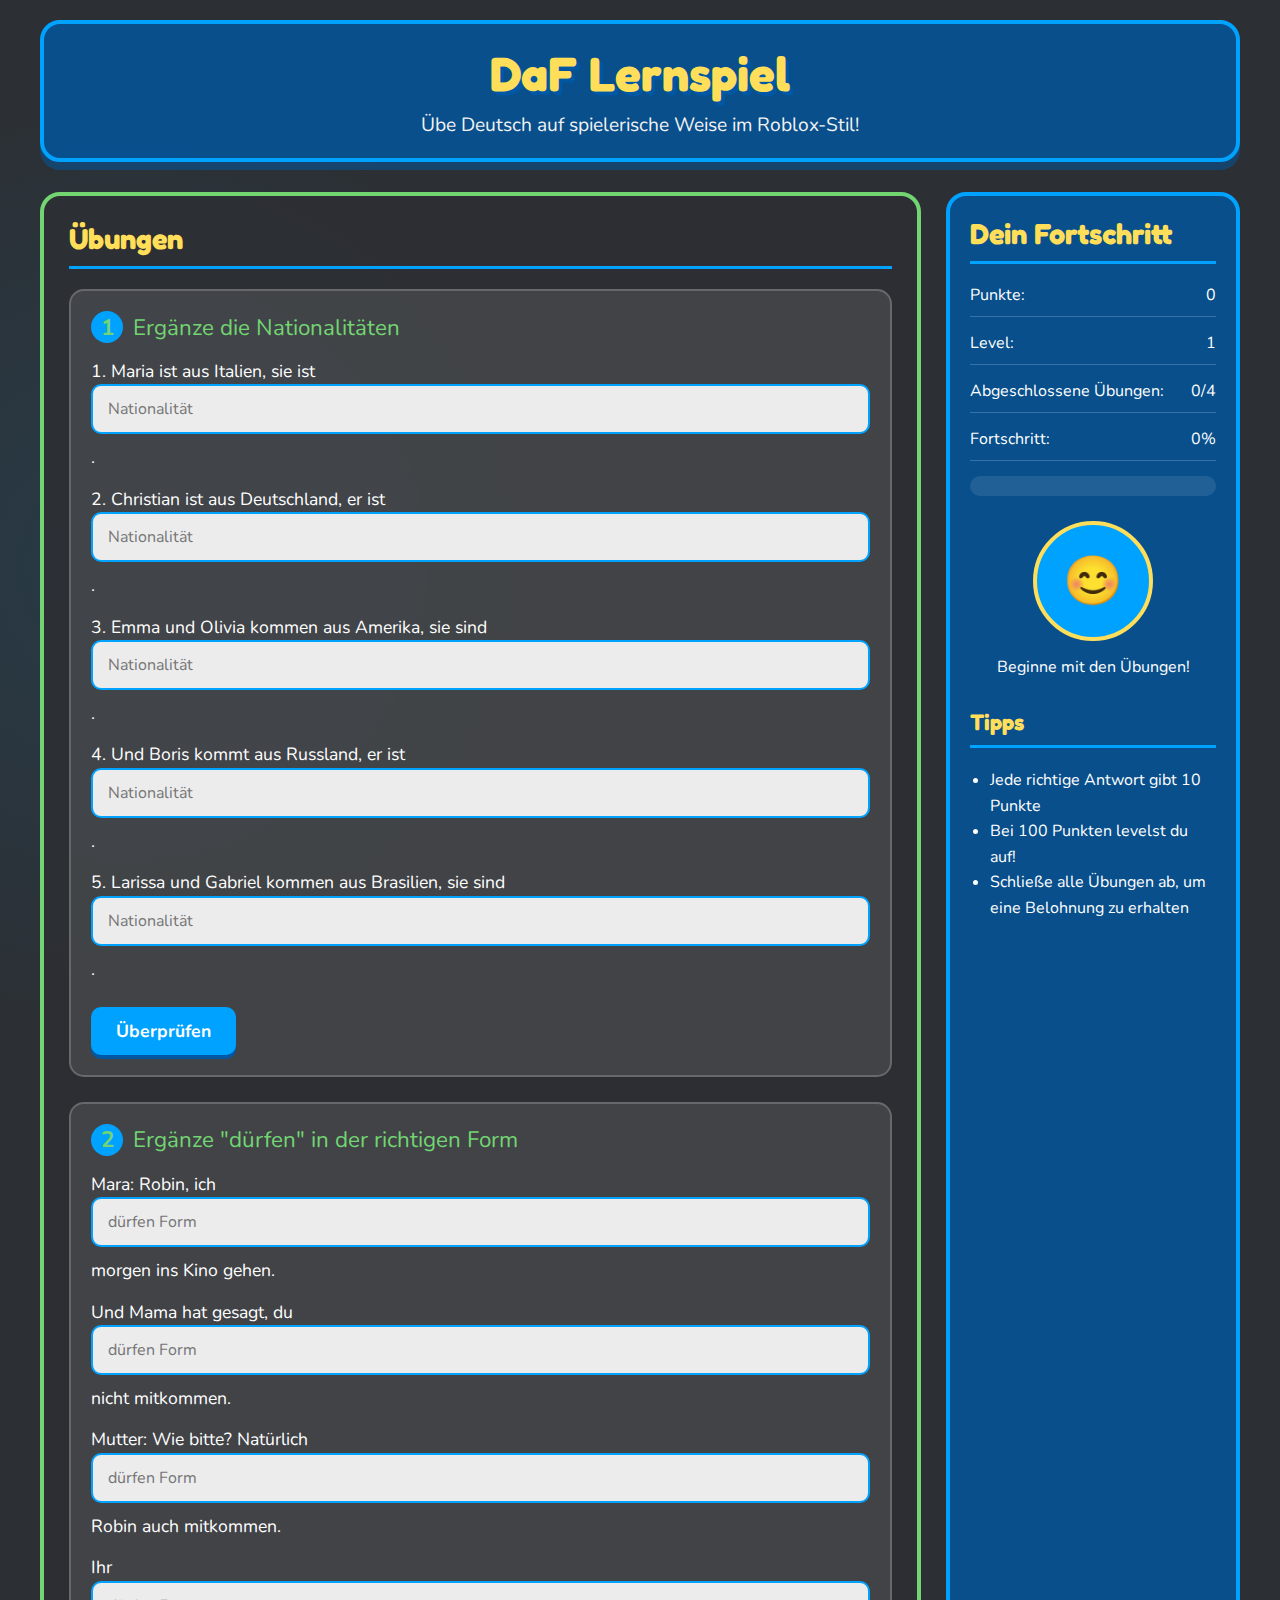
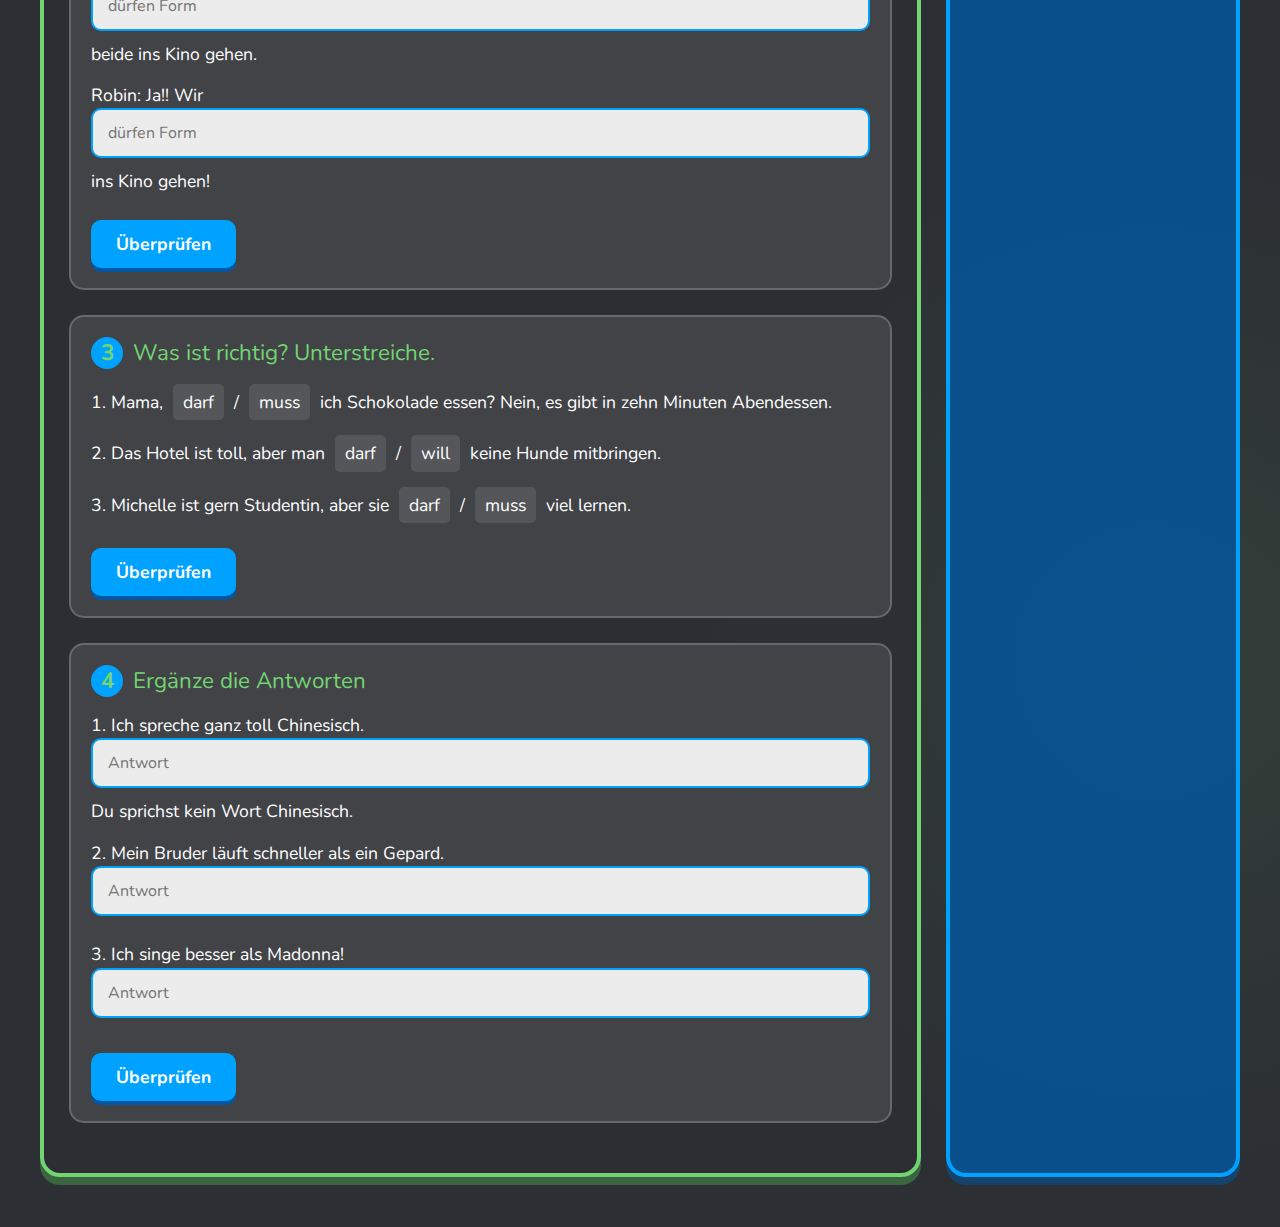
<file: daf-lernseite-roblox.html>
<!DOCTYPE html>
<html lang="de">
<head>
    <meta charset="UTF-8">
    <meta name="viewport" content="width=device-width, initial-scale=1.0">
    <title>Roblox-Stil DaF Lernspiel</title>
    <link rel="stylesheet" href="https://fonts.googleapis.com/css2?family=Fredoka+One&family=Nunito:wght@400;600;700&display=swap">
    <style>
        :root {
            --roblox-blue: #00a2ff;
            --roblox-dark-blue: #0057a3;
            --roblox-green: #72d572;
            --roblox-dark-green: #4a9c4a;
            --roblox-red: #ff5c5c;
            --roblox-yellow: #ffde59;
            --roblox-gray: #f2f2f2;
            --roblox-dark: #2c2f33;
        }

        * {
            margin: 0;
            padding: 0;
            box-sizing: border-box;
        }

        body {
            font-family: 'Nunito', sans-serif;
            background-color: var(--roblox-dark);
            background-image: 
                radial-gradient(circle at 10% 20%, rgba(0, 162, 255, 0.1) 0%, transparent 20%),
                radial-gradient(circle at 90% 80%, rgba(114, 213, 114, 0.1) 0%, transparent 20%);
            color: white;
            min-height: 100vh;
            padding: 20px;
        }

        .container {
            max-width: 1200px;
            margin: 0 auto;
        }

        header {
            text-align: center;
            margin-bottom: 30px;
            padding: 20px;
            background-color: rgba(0, 87, 163, 0.8);
            border-radius: 20px;
            border: 4px solid var(--roblox-blue);
            box-shadow: 0 8px 0 rgba(0, 87, 163, 0.5);
        }

        h1 {
            font-family: 'Fredoka One', cursive;
            font-size: 3rem;
            color: var(--roblox-yellow);
            text-shadow: 4px 4px 0 var(--roblox-dark-blue);
            margin-bottom: 10px;
        }

        .subtitle {
            font-size: 1.2rem;
            color: var(--roblox-gray);
        }

        .game-container {
            display: grid;
            grid-template-columns: 3fr 1fr;
            gap: 25px;
            margin-bottom: 30px;
        }

        .main-game {
            background-color: rgba(44, 47, 51, 0.9);
            border-radius: 20px;
            padding: 25px;
            border: 4px solid var(--roblox-green);
            box-shadow: 0 8px 0 rgba(74, 156, 74, 0.5);
        }

        .side-panel {
            background-color: rgba(0, 87, 163, 0.8);
            border-radius: 20px;
            padding: 20px;
            border: 4px solid var(--roblox-blue);
            box-shadow: 0 8px 0 rgba(0, 87, 163, 0.5);
        }

        .section-title {
            font-family: 'Fredoka One', cursive;
            color: var(--roblox-yellow);
            font-size: 1.8rem;
            margin-bottom: 20px;
            padding-bottom: 10px;
            border-bottom: 3px solid var(--roblox-blue);
        }

        .exercise {
            background-color: rgba(255, 255, 255, 0.1);
            border-radius: 15px;
            padding: 20px;
            margin-bottom: 25px;
            border: 2px solid rgba(255, 255, 255, 0.2);
            transition: all 0.3s;
        }

        .exercise:hover {
            transform: translateY(-5px);
            border-color: var(--roblox-yellow);
        }

        .exercise-title {
            font-size: 1.4rem;
            color: var(--roblox-green);
            margin-bottom: 15px;
            display: flex;
            align-items: center;
        }

        .exercise-title span {
            background-color: var(--roblox-blue);
            width: 32px;
            height: 32px;
            border-radius: 50%;
            display: flex;
            align-items: center;
            justify-content: center;
            margin-right: 10px;
            font-weight: bold;
        }

        .question {
            margin-bottom: 15px;
            font-size: 1.1rem;
            line-height: 1.5;
        }

        .answer-input {
            width: 100%;
            padding: 12px 15px;
            border-radius: 10px;
            border: 2px solid var(--roblox-blue);
            background-color: rgba(255, 255, 255, 0.9);
            font-size: 1rem;
            margin-bottom: 10px;
            font-family: 'Nunito', sans-serif;
        }

        .answer-input:focus {
            outline: none;
            border-color: var(--roblox-yellow);
            box-shadow: 0 0 0 3px rgba(255, 222, 89, 0.3);
        }

        .options-container {
            display: flex;
            flex-wrap: wrap;
            gap: 10px;
            margin-top: 10px;
        }

        .option {
            background-color: var(--roblox-blue);
            padding: 10px 15px;
            border-radius: 50px;
            cursor: pointer;
            transition: all 0.2s;
            font-weight: 600;
        }

        .option:hover {
            background-color: var(--roblox-dark-blue);
            transform: scale(1.05);
        }

        .underline-option {
            display: inline-block;
            margin: 0 5px;
            padding: 5px 10px;
            background-color: rgba(255, 255, 255, 0.1);
            border-radius: 5px;
            cursor: pointer;
        }

        .underline-option.selected {
            background-color: var(--roblox-yellow);
            color: var(--roblox-dark);
        }

        .btn {
            background-color: var(--roblox-green);
            color: white;
            border: none;
            padding: 12px 25px;
            border-radius: 10px;
            font-size: 1.1rem;
            font-weight: bold;
            cursor: pointer;
            transition: all 0.2s;
            font-family: 'Nunito', sans-serif;
            margin-top: 10px;
            box-shadow: 0 4px 0 var(--roblox-dark-green);
        }

        .btn:hover {
            background-color: var(--roblox-dark-green);
            transform: translateY(-2px);
        }

        .btn:active {
            transform: translateY(2px);
            box-shadow: 0 2px 0 var(--roblox-dark-green);
        }

        .check-btn {
            background-color: var(--roblox-blue);
            box-shadow: 0 4px 0 var(--roblox-dark-blue);
        }

        .check-btn:hover {
            background-color: var(--roblox-dark-blue);
        }

        .stats-panel {
            margin-bottom: 25px;
        }

        .stats-item {
            display: flex;
            justify-content: space-between;
            margin-bottom: 15px;
            padding-bottom: 10px;
            border-bottom: 1px solid rgba(255, 255, 255, 0.2);
        }

        .progress-bar {
            height: 20px;
            background-color: rgba(255, 255, 255, 0.1);
            border-radius: 10px;
            margin-top: 5px;
            overflow: hidden;
        }

        .progress-fill {
            height: 100%;
            background-color: var(--roblox-green);
            border-radius: 10px;
            width: 0%;
            transition: width 0.5s;
        }

        .avatar-container {
            text-align: center;
            margin-top: 20px;
        }

        .avatar {
            width: 120px;
            height: 120px;
            background-color: var(--roblox-blue);
            border-radius: 50%;
            margin: 0 auto 15px;
            display: flex;
            align-items: center;
            justify-content: center;
            font-size: 3rem;
            border: 4px solid var(--roblox-yellow);
        }

        .feedback {
            padding: 15px;
            border-radius: 10px;
            margin-top: 15px;
            display: none;
        }

        .correct {
            background-color: rgba(114, 213, 114, 0.2);
            border: 2px solid var(--roblox-green);
            color: var(--roblox-green);
        }

        .incorrect {
            background-color: rgba(255, 92, 92, 0.2);
            border: 2px solid var(--roblox-red);
            color: var(--roblox-red);
        }

        .score-animation {
            position: fixed;
            top: 50%;
            left: 50%;
            transform: translate(-50%, -50%) scale(0);
            background-color: var(--roblox-yellow);
            color: var(--roblox-dark);
            padding: 30px;
            border-radius: 20px;
            font-size: 2.5rem;
            font-weight: bold;
            z-index: 100;
            text-align: center;
            box-shadow: 0 10px 30px rgba(0, 0, 0, 0.5);
            transition: transform 0.5s;
        }

        .score-animation.show {
            transform: translate(-50%, -50%) scale(1);
        }

        .completion-screen {
            display: none;
            position: fixed;
            top: 0;
            left: 0;
            width: 100%;
            height: 100%;
            background-color: rgba(0, 0, 0, 0.9);
            z-index: 200;
            justify-content: center;
            align-items: center;
            flex-direction: column;
            text-align: center;
        }

        .completion-content {
            background-color: var(--roblox-dark);
            padding: 40px;
            border-radius: 20px;
            border: 6px solid var(--roblox-yellow);
            max-width: 600px;
        }

        .completion-title {
            font-family: 'Fredoka One', cursive;
            font-size: 3rem;
            color: var(--roblox-yellow);
            margin-bottom: 20px;
        }

        .trophy {
            font-size: 5rem;
            margin-bottom: 20px;
        }

        @media (max-width: 900px) {
            .game-container {
                grid-template-columns: 1fr;
            }
            
            h1 {
                font-size: 2.2rem;
            }
        }
    </style>
</head>
<body>
    <div class="container">
        <header>
            <h1>DaF Lernspiel</h1>
            <p class="subtitle">Übe Deutsch auf spielerische Weise im Roblox-Stil!</p>
        </header>

        <div class="game-container">
            <div class="main-game">
                <h2 class="section-title">Übungen</h2>
                
                <!-- Übung 1: Nationalitäten -->
                <div class="exercise" id="exercise1">
                    <div class="exercise-title"><span>1</span> Ergänze die Nationalitäten</div>
                    <div class="question">1. Maria ist aus Italien, sie ist <input type="text" class="answer-input" id="q1-1" placeholder="Nationalität">.</div>
                    <div class="question">2. Christian ist aus Deutschland, er ist <input type="text" class="answer-input" id="q1-2" placeholder="Nationalität">.</div>
                    <div class="question">3. Emma und Olivia kommen aus Amerika, sie sind <input type="text" class="answer-input" id="q1-3" placeholder="Nationalität">.</div>
                    <div class="question">4. Und Boris kommt aus Russland, er ist <input type="text" class="answer-input" id="q1-4" placeholder="Nationalität">.</div>
                    <div class="question">5. Larissa und Gabriel kommen aus Brasilien, sie sind <input type="text" class="answer-input" id="q1-5" placeholder="Nationalität">.</div>
                    <div class="feedback" id="feedback1"></div>
                    <button class="btn check-btn" onclick="checkExercise(1)">Überprüfen</button>
                </div>
                
                <!-- Übung 2: dürfen -->
                <div class="exercise" id="exercise2">
                    <div class="exercise-title"><span>2</span> Ergänze "dürfen" in der richtigen Form</div>
                    <div class="question">Mara: Robin, ich <input type="text" class="answer-input" id="q2-1" placeholder="dürfen Form"> morgen ins Kino gehen.</div>
                    <div class="question">Und Mama hat gesagt, du <input type="text" class="answer-input" id="q2-2" placeholder="dürfen Form"> nicht mitkommen.</div>
                    <div class="question">Mutter: Wie bitte? Natürlich <input type="text" class="answer-input" id="q2-3" placeholder="dürfen Form"> Robin auch mitkommen.</div>
                    <div class="question">Ihr <input type="text" class="answer-input" id="q2-4" placeholder="dürfen Form"> beide ins Kino gehen.</div>
                    <div class="question">Robin: Ja!! Wir <input type="text" class="answer-input" id="q2-5" placeholder="dürfen Form"> ins Kino gehen!</div>
                    <div class="feedback" id="feedback2"></div>
                    <button class="btn check-btn" onclick="checkExercise(2)">Überprüfen</button>
                </div>
                
                <!-- Übung 3: Was ist richtig? -->
                <div class="exercise" id="exercise3">
                    <div class="exercise-title"><span>3</span> Was ist richtig? Unterstreiche.</div>
                    <div class="question">1. Mama, 
                        <span class="underline-option" data-q="3-1" data-option="darf">darf</span> / 
                        <span class="underline-option" data-q="3-1" data-option="muss">muss</span> 
                        ich Schokolade essen? Nein, es gibt in zehn Minuten Abendessen.
                    </div>
                    <div class="question">2. Das Hotel ist toll, aber man 
                        <span class="underline-option" data-q="3-2" data-option="darf">darf</span> / 
                        <span class="underline-option" data-q="3-2" data-option="will">will</span> 
                        keine Hunde mitbringen.
                    </div>
                    <div class="question">3. Michelle ist gern Studentin, aber sie 
                        <span class="underline-option" data-q="3-3" data-option="darf">darf</span> / 
                        <span class="underline-option" data-q="3-3" data-option="muss">muss</span> 
                        viel lernen.
                    </div>
                    <div class="feedback" id="feedback3"></div>
                    <button class="btn check-btn" onclick="checkExercise(3)">Überprüfen</button>
                </div>
                
                <!-- Übung 4: Ergänze -->
                <div class="exercise" id="exercise4">
                    <div class="exercise-title"><span>4</span> Ergänze die Antworten</div>
                    <div class="question">1. Ich spreche ganz toll Chinesisch.<br>
                        <input type="text" class="answer-input" id="q4-1" placeholder="Antwort"> Du sprichst kein Wort Chinesisch.
                    </div>
                    <div class="question">2. Mein Bruder läuft schneller als ein Gepard.<br>
                        <input type="text" class="answer-input" id="q4-2" placeholder="Antwort">
                    </div>
                    <div class="question">3. Ich singe besser als Madonna!<br>
                        <input type="text" class="answer-input" id="q4-3" placeholder="Antwort">
                    </div>
                    <div class="feedback" id="feedback4"></div>
                    <button class="btn check-btn" onclick="checkExercise(4)">Überprüfen</button>
                </div>
                
                <!-- Abschlussbutton -->
                <button class="btn" id="finishBtn" onclick="finishGame()" style="display: none; width: 100%; padding: 15px; font-size: 1.3rem;">Spiel abschließen und Belohnung erhalten!</button>
            </div>
            
            <!-- Seitenleiste mit Spielstatistiken -->
            <div class="side-panel">
                <h2 class="section-title">Dein Fortschritt</h2>
                
                <div class="stats-panel">
                    <div class="stats-item">
                        <span>Punkte:</span>
                        <span id="points">0</span>
                    </div>
                    <div class="stats-item">
                        <span>Level:</span>
                        <span id="level">1</span>
                    </div>
                    <div class="stats-item">
                        <span>Abgeschlossene Übungen:</span>
                        <span id="completed">0/4</span>
                    </div>
                    <div class="stats-item">
                        <span>Fortschritt:</span>
                        <span id="progressPercent">0%</span>
                    </div>
                    <div class="progress-bar">
                        <div class="progress-fill" id="progressFill"></div>
                    </div>
                </div>
                
                <div class="avatar-container">
                    <div class="avatar" id="avatar">😊</div>
                    <div id="avatar-message">Beginne mit den Übungen!</div>
                </div>
                
                <div style="margin-top: 30px;">
                    <h3 class="section-title" style="font-size: 1.4rem;">Tipps</h3>
                    <ul style="padding-left: 20px; line-height: 1.6;">
                        <li>Jede richtige Antwort gibt 10 Punkte</li>
                        <li>Bei 100 Punkten levelst du auf!</li>
                        <li>Schließe alle Übungen ab, um eine Belohnung zu erhalten</li>
                    </ul>
                </div>
            </div>
        </div>
    </div>
    
    <!-- Punktanimation -->
    <div class="score-animation" id="scoreAnimation">
        +10 Punkte!
    </div>
    
    <!-- Abschlussbildschirm -->
    <div class="completion-screen" id="completionScreen">
        <div class="completion-content">
            <div class="trophy">🏆</div>
            <h2 class="completion-title">Herzlichen Glückwunsch!</h2>
            <p style="font-size: 1.3rem; margin-bottom: 20px;">Du hast alle Übungen abgeschlossen!</p>
            <p style="margin-bottom: 25px;">Du hast <span id="finalPoints" style="font-weight: bold; color: var(--roblox-yellow);">0</span> Punkte erreicht und bist auf Level <span id="finalLevel" style="font-weight: bold; color: var(--roblox-yellow);">1</span>.</p>
            <p style="margin-bottom: 30px;">Als Belohnung erhältst du den "Deutsch-Meister" Avatar-Item!</p>
            <button class="btn" onclick="restartGame()" style="font-size: 1.2rem; padding: 15px 30px;">Nochmal spielen</button>
        </div>
    </div>

    <script>
        // Spielstatus
        let points = 0;
        let level = 1;
        let completedExercises = 0;
        const totalExercises = 4;
        
        // Richtige Antworten
        const correctAnswers = {
            // Übung 1: Nationalitäten
            "q1-1": "Italienerin",
            "q1-2": "Deutscher",
            "q1-3": "Amerikanerinnen",
            "q1-4": "Russe",
            "q1-5": "Brasilianer",
            
            // Übung 2: dürfen
            "q2-1": "darf",
            "q2-2": "darfst",
            "q2-3": "darf",
            "q2-4": "dürft",
            "q2-5": "dürfen",
            
            // Übung 3: Was ist richtig?
            "q3-1": "darf",
            "q3-2": "darf",
            "q3-3": "muss",
            
            // Übung 4: Ergänze
            "q4-1": "Erzähl doch keinen Quatsch!",
            "q4-2": "So ein Unsinn!",
            "q4-3": "Machst du Witze?"
        };
        
        // Alternative Antworten (auch akzeptiert)
        const alternativeAnswers = {
            "q1-1": ["italienisch", "Italiener"],
            "q1-2": ["deutsch", "Deutsche"],
            "q1-3": ["Amerikaner", "amerikanisch", "US-Amerikanerinnen"],
            "q1-4": ["russisch", "Russisch"],
            "q1-5": ["brasilianisch", "Brasilianerinnen"],
            "q4-1": ["Erzähl doch keinen Quatsch", "Erzähl keinen Quatsch"],
            "q4-2": ["So ein Unsinn", "Unsinn"],
            "q4-3": ["Machst du Witze", "Witze"]
        };
        
        // Initialisierung der Seite
        document.addEventListener('DOMContentLoaded', function() {
            // Event Listener für Unterstreichungsoptionen
            document.querySelectorAll('.underline-option').forEach(option => {
                option.addEventListener('click', function() {
                    const question = this.getAttribute('data-q');
                    const selectedOption = this.getAttribute('data-option');
                    
                    // Entferne Auswahl von anderen Optionen derselben Frage
                    document.querySelectorAll(`[data-q="${question}"]`).forEach(el => {
                        el.classList.remove('selected');
                    });
                    
                    // Markiere ausgewählte Option
                    this.classList.add('selected');
                    
                    // Speichere Auswahl
                    this.setAttribute('data-selected', 'true');
                });
            });
            
            // Aktualisiere Fortschrittsanzeige
            updateProgress();
        });
        
        // Übung überprüfen
        function checkExercise(exerciseNum) {
            let correctCount = 0;
            let totalQuestions = 0;
            let feedbackMessage = "";
            
            if (exerciseNum === 1) {
                // Übung 1: Nationalitäten
                totalQuestions = 5;
                for (let i = 1; i <= totalQuestions; i++) {
                    const answerId = `q1-${i}`;
                    const userAnswer = document.getElementById(answerId).value.trim();
                    const correctAnswer = correctAnswers[answerId];
                    const alternatives = alternativeAnswers[answerId] || [];
                    
                    if (userAnswer.toLowerCase() === correctAnswer.toLowerCase() || 
                        alternatives.some(alt => alt.toLowerCase() === userAnswer.toLowerCase())) {
                        correctCount++;
                        document.getElementById(answerId).style.borderColor = "#72d572";
                    } else {
                        document.getElementById(answerId).style.borderColor = "#ff5c5c";
                    }
                }
                
                if (correctCount === totalQuestions) {
                    feedbackMessage = `<span style="color:#72d572">Perfekt! Alle Nationalitäten sind richtig!</span>`;
                    markExerciseComplete(1);
                } else {
                    feedbackMessage = `<span style="color:#ffde59">${correctCount} von ${totalQuestions} Antworten sind richtig.</span>`;
                }
                
                document.getElementById('feedback1').innerHTML = feedbackMessage;
                document.getElementById('feedback1').className = "feedback " + (correctCount === totalQuestions ? "correct" : "incorrect");
                document.getElementById('feedback1').style.display = "block";
                
            } else if (exerciseNum === 2) {
                // Übung 2: dürfen
                totalQuestions = 5;
                for (let i = 1; i <= totalQuestions; i++) {
                    const answerId = `q2-${i}`;
                    const userAnswer = document.getElementById(answerId).value.trim().toLowerCase();
                    const correctAnswer = correctAnswers[answerId].toLowerCase();
                    
                    if (userAnswer === correctAnswer) {
                        correctCount++;
                        document.getElementById(answerId).style.borderColor = "#72d572";
                    } else {
                        document.getElementById(answerId).style.borderColor = "#ff5c5c";
                    }
                }
                
                if (correctCount === totalQuestions) {
                    feedbackMessage = `<span style="color:#72d572">Ausgezeichnet! Du beherrschst "dürfen"!</span>`;
                    markExerciseComplete(2);
                } else {
                    feedbackMessage = `<span style="color:#ffde59">${correctCount} von ${totalQuestions} Formen sind richtig.</span>`;
                }
                
                document.getElementById('feedback2').innerHTML = feedbackMessage;
                document.getElementById('feedback2').className = "feedback " + (correctCount === totalQuestions ? "correct" : "incorrect");
                document.getElementById('feedback2').style.display = "block";
                
            } else if (exerciseNum === 3) {
                // Übung 3: Was ist richtig?
                totalQuestions = 3;
                for (let i = 1; i <= totalQuestions; i++) {
                    const answerId = `q3-${i}`;
                    const selectedOption = document.querySelector(`[data-q="${answerId}"].selected`);
                    
                    if (selectedOption) {
                        const userAnswer = selectedOption.getAttribute('data-option');
                        const correctAnswer = correctAnswers[answerId];
                        
                        if (userAnswer === correctAnswer) {
                            correctCount++;
                            selectedOption.style.backgroundColor = "#72d572";
                        } else {
                            selectedOption.style.backgroundColor = "#ff5c5c";
                            // Richtige Option anzeigen
                            document.querySelectorAll(`[data-q="${answerId}"]`).forEach(opt => {
                                if (opt.getAttribute('data-option') === correctAnswer) {
                                    opt.style.backgroundColor = "#72d572";
                                }
                            });
                        }
                    }
                }
                
                if (correctCount === totalQuestions) {
                    feedbackMessage = `<span style="color:#72d572">Super! Du kennst die richtigen Modalverben!</span>`;
                    markExerciseComplete(3);
                } else {
                    feedbackMessage = `<span style="color:#ffde59">${correctCount} von ${totalQuestions} Antworten sind richtig.</span>`;
                }
                
                document.getElementById('feedback3').innerHTML = feedbackMessage;
                document.getElementById('feedback3').className = "feedback " + (correctCount === totalQuestions ? "correct" : "incorrect");
                document.getElementById('feedback3').style.display = "block";
                
            } else if (exerciseNum === 4) {
                // Übung 4: Ergänze
                totalQuestions = 3;
                for (let i = 1; i <= totalQuestions; i++) {
                    const answerId = `q4-${i}`;
                    const userAnswer = document.getElementById(answerId).value.trim();
                    const correctAnswer = correctAnswers[answerId];
                    const alternatives = alternativeAnswers[answerId] || [];
                    
                    if (userAnswer.toLowerCase() === correctAnswer.toLowerCase() || 
                        alternatives.some(alt => alt.toLowerCase() === userAnswer.toLowerCase())) {
                        correctCount++;
                        document.getElementById(answerId).style.borderColor = "#72d572";
                    } else {
                        document.getElementById(answerId).style.borderColor = "#ff5c5c";
                    }
                }
                
                if (correctCount === totalQuestions) {
                    feedbackMessage = `<span style="color:#72d572">Fantastisch! Du hast alle Antworten richtig!</span>`;
                    markExerciseComplete(4);
                } else {
                    feedbackMessage = `<span style="color:#ffde59">${correctCount} von ${totalQuestions} Antworten sind richtig.</span>`;
                }
                
                document.getElementById('feedback4').innerHTML = feedbackMessage;
                document.getElementById('feedback4').className = "feedback " + (correctCount === totalQuestions ? "correct" : "incorrect");
                document.getElementById('feedback4').style.display = "block";
            }
            
            // Punkte vergeben
            if (correctCount > 0) {
                addPoints(correctCount * 10);
            }
        }
        
        // Punkte hinzufügen
        function addPoints(amount) {
            const oldPoints = points;
            points += amount;
            document.getElementById('points').textContent = points;
            
            // Level berechnen
            const newLevel = Math.floor(points / 100) + 1;
            if (newLevel > level) {
                level = newLevel;
                document.getElementById('level').textContent = level;
                document.getElementById('avatar-message').textContent = `Level ${level} erreicht!`;
                
                // Avatar-Animation
                const avatar = document.getElementById('avatar');
                avatar.style.transform = "scale(1.3)";
                setTimeout(() => {
                    avatar.style.transform = "scale(1)";
                }, 300);
                
                // Avatar ändert sich mit Level
                if (level >= 3) {
                    avatar.textContent = "😎";
                }
            }
            
            // Punktanimation anzeigen
            if (amount > 0) {
                const animation = document.getElementById('scoreAnimation');
                animation.textContent = `+${amount} Punkte!`;
                animation.classList.add('show');
                
                setTimeout(() => {
                    animation.classList.remove('show');
                }, 1500);
            }
            
            updateProgress();
        }
        
        // Übung als abgeschlossen markieren
        function markExerciseComplete(exerciseNum) {
            const exerciseElement = document.getElementById(`exercise${exerciseNum}`);
            if (!exerciseElement.classList.contains('completed')) {
                exerciseElement.classList.add('completed');
                exerciseElement.style.borderColor = "#72d572";
                exerciseElement.style.boxShadow = "0 8px 0 rgba(114, 213, 114, 0.5)";
                
                completedExercises++;
                document.getElementById('completed').textContent = `${completedExercises}/${totalExercises}`;
                
                // Avatar-Nachricht aktualisieren
                document.getElementById('avatar-message').textContent = `Übung ${exerciseNum} abgeschlossen!`;
                
                // Abschlussbutton anzeigen, wenn alle Übungen abgeschlossen sind
                if (completedExercises === totalExercises) {
                    document.getElementById('finishBtn').style.display = "block";
                    document.getElementById('avatar-message').textContent = "Alle Übungen abgeschlossen!";
                    document.getElementById('avatar').textContent = "🎉";
                }
                
                updateProgress();
            }
        }
        
        // Fortschritt aktualisieren
        function updateProgress() {
            const progress = Math.min(100, (points / 200) * 100);
            document.getElementById('progressFill').style.width = `${progress}%`;
            document.getElementById('progressPercent').textContent = `${Math.round(progress)}%`;
        }
        
        // Spiel abschließen
        function finishGame() {
            document.getElementById('finalPoints').textContent = points;
            document.getElementById('finalLevel').textContent = level;
            document.getElementById('completionScreen').style.display = "flex";
        }
        
        // Spiel neu starten
        function restartGame() {
            // Zurücksetzen des Spielstatus
            points = 0;
            level = 1;
            completedExercises = 0;
            
            // UI zurücksetzen
            document.getElementById('points').textContent = points;
            document.getElementById('level').textContent = level;
            document.getElementById('completed').textContent = "0/4";
            document.getElementById('progressFill').style.width = "0%";
            document.getElementById('progressPercent').textContent = "0%";
            document.getElementById('avatar').textContent = "😊";
            document.getElementById('avatar-message').textContent = "Beginne mit den Übungen!";
            document.getElementById('finishBtn').style.display = "none";
            
            // Übungen zurücksetzen
            for (let i = 1; i <= 4; i++) {
                const exerciseElement = document.getElementById(`exercise${i}`);
                exerciseElement.classList.remove('completed');
                exerciseElement.style.borderColor = "";
                exerciseElement.style.boxShadow = "";
                
                // Eingabefelder leeren
                const inputs = exerciseElement.querySelectorAll('input');
                inputs.forEach(input => {
                    input.value = "";
                    input.style.borderColor = "";
                });
                
                // Optionen zurücksetzen
                const options = exerciseElement.querySelectorAll('.underline-option');
                options.forEach(option => {
                    option.classList.remove('selected');
                    option.style.backgroundColor = "";
                });
                
                // Feedback ausblenden
                document.getElementById(`feedback${i}`).style.display = "none";
            }
            
            // Abschlussbildschirm ausblenden
            document.getElementById('completionScreen').style.display = "none";
            
            updateProgress();
        }
    </script>
</body>
</html>
</file>
